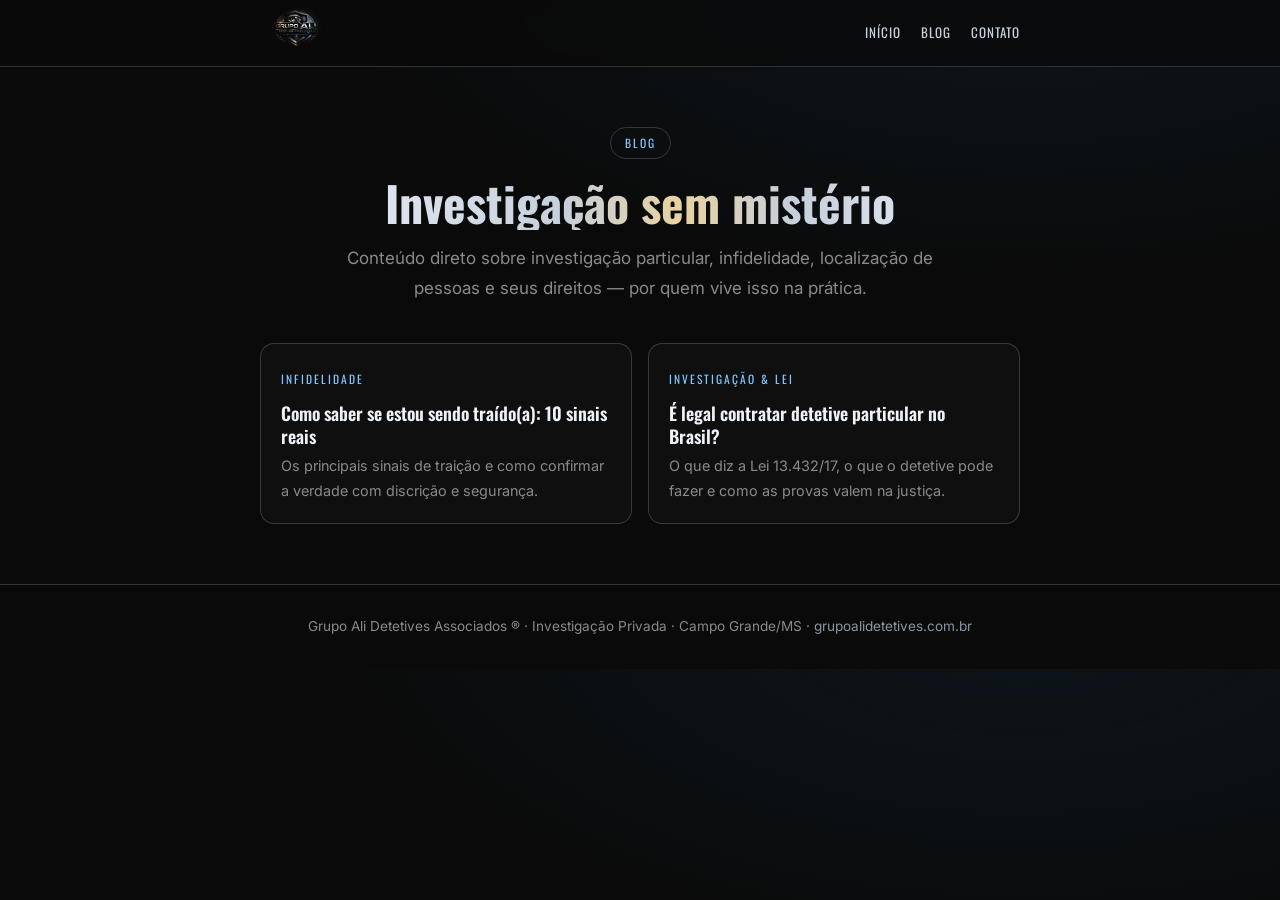
<file: blog/index.html>
<!DOCTYPE html>
<html lang="pt-BR">
<head>
<meta charset="UTF-8">
<meta name="viewport" content="width=device-width,initial-scale=1">
<meta name="theme-color" content="#0a0a0a">
<title>Blog — Investigação Privada e Detetive Particular | Grupo Ali</title>
<meta name="description" content="Artigos sobre investigação particular, infidelidade, localização de pessoas e direito: tire suas dúvidas com o Grupo Ali Detetives, de Campo Grande/MS.">
<meta name="robots" content="index, follow, max-image-preview:large">
<link rel="canonical" href="https://grupoalidetetives.com.br/blog/">
<meta property="og:type" content="website">
<meta property="og:title" content="Blog — Grupo Ali Detetives Associados">
<meta property="og:description" content="Artigos sobre investigação particular, infidelidade, localização de pessoas e direito.">
<meta property="og:url" content="https://grupoalidetetives.com.br/blog/">
<meta property="og:image" content="https://grupoalidetetives.com.br/assets/logo-header.png">
<link rel="preconnect" href="https://fonts.googleapis.com">
<link rel="preconnect" href="https://fonts.gstatic.com" crossorigin>
<link href="https://fonts.googleapis.com/css2?family=Oswald:wght@400;500;600;700&family=Inter:wght@300;400;500;600;700&display=swap" rel="stylesheet">
<link rel="stylesheet" href="../assets/blog.css">
</head>
<body>
<header class="topbar">
  <div class="wrap">
    <a href="../index.html"><img src="../assets/logo-header.png?v=5" alt="Grupo Ali Detetives Associados"></a>
    <nav><a href="../index.html">Início</a><a href="index.html">Blog</a><a href="../index.html#contato">Contato</a></nav>
  </div>
</header>

<div class="wrap">
  <div class="blog-head">
    <span class="tag">Blog</span>
    <h1>Investigação sem mistério</h1>
    <p>Conteúdo direto sobre investigação particular, infidelidade, localização de pessoas e seus direitos — por quem vive isso na prática.</p>
  </div>

  <div class="cards" style="padding:20px 0 40px">
    <a class="pcard" href="como-saber-se-estou-sendo-traido.html">
      <span class="k">Infidelidade</span>
      <h5>Como saber se estou sendo traído(a): 10 sinais reais</h5>
      <p>Os principais sinais de traição e como confirmar a verdade com discrição e segurança.</p>
    </a>
    <a class="pcard" href="e-legal-contratar-detetive-particular-no-brasil.html">
      <span class="k">Investigação &amp; Lei</span>
      <h5>É legal contratar detetive particular no Brasil?</h5>
      <p>O que diz a Lei 13.432/17, o que o detetive pode fazer e como as provas valem na justiça.</p>
    </a>
  </div>
</div>

<footer>
  Grupo Ali Detetives Associados ® · Investigação Privada · Campo Grande/MS · <a href="../index.html">grupoalidetetives.com.br</a>
</footer>
</body>
</html>
</file>
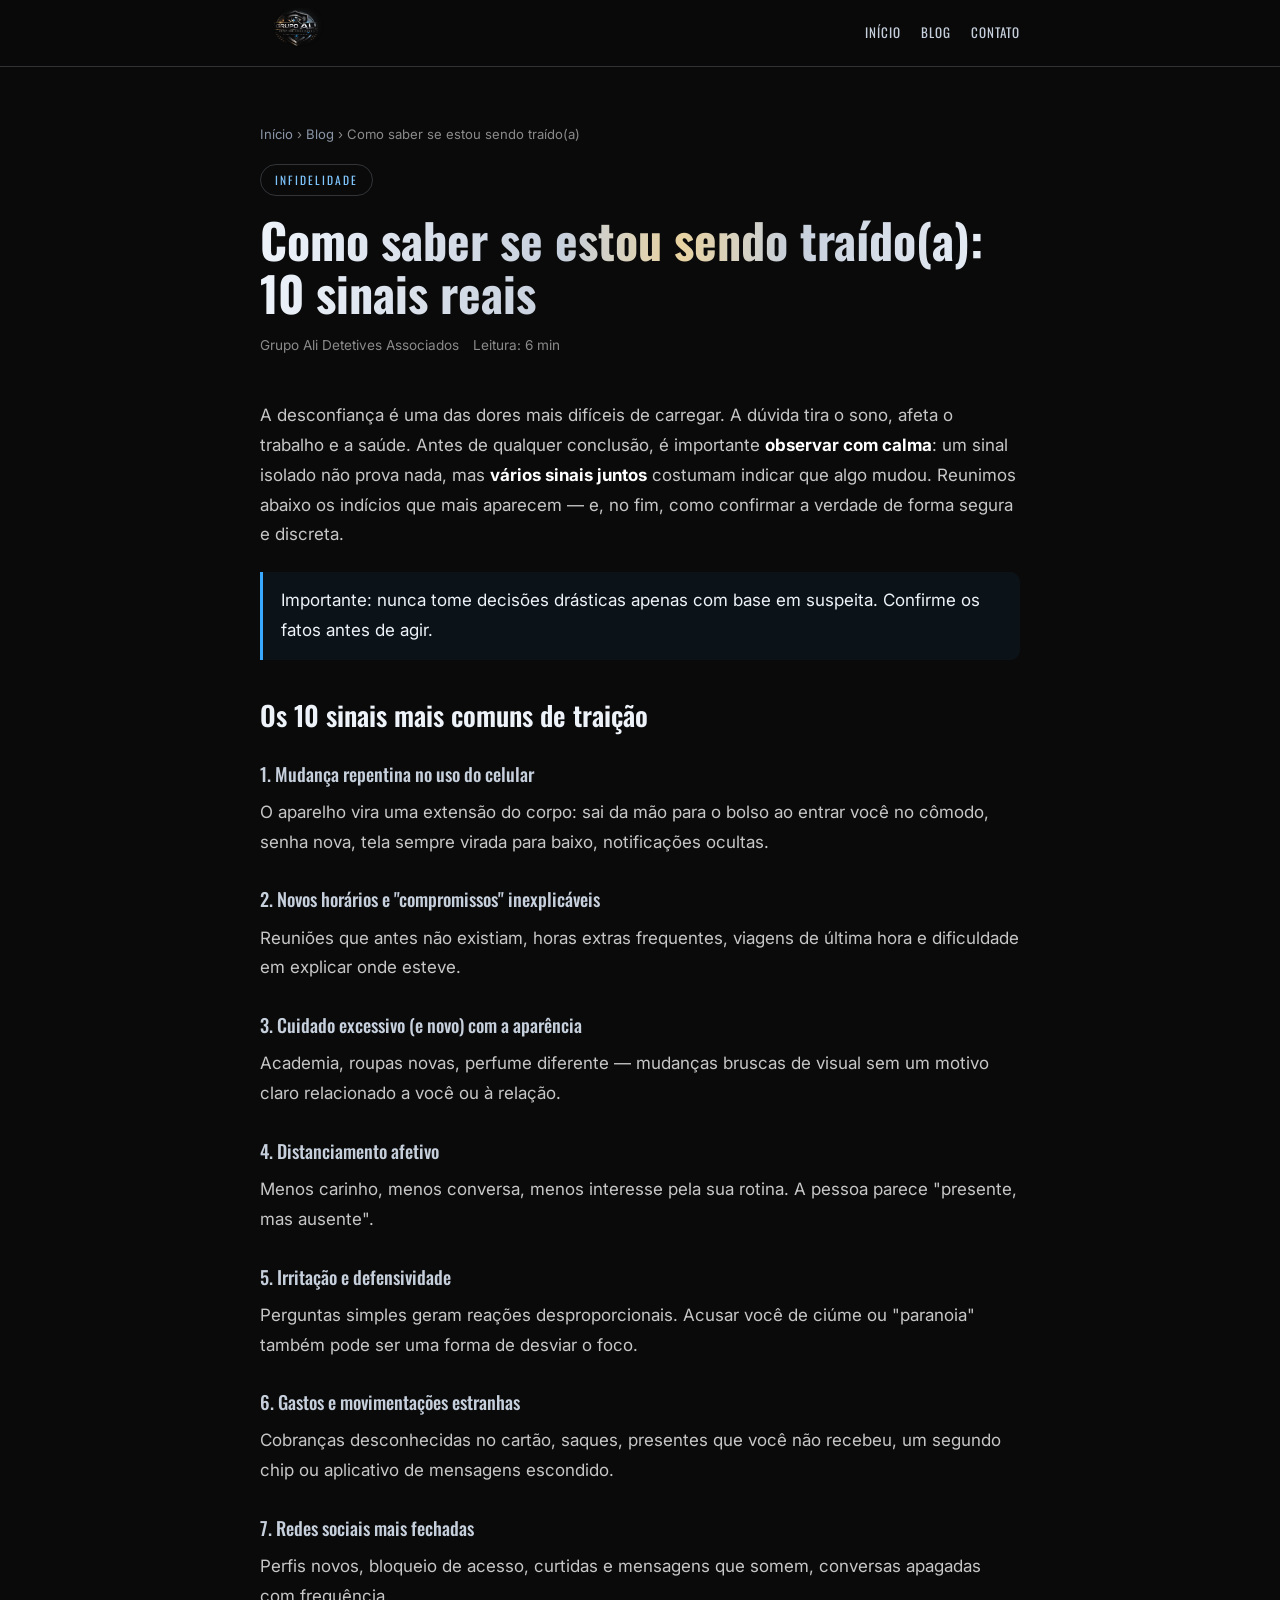
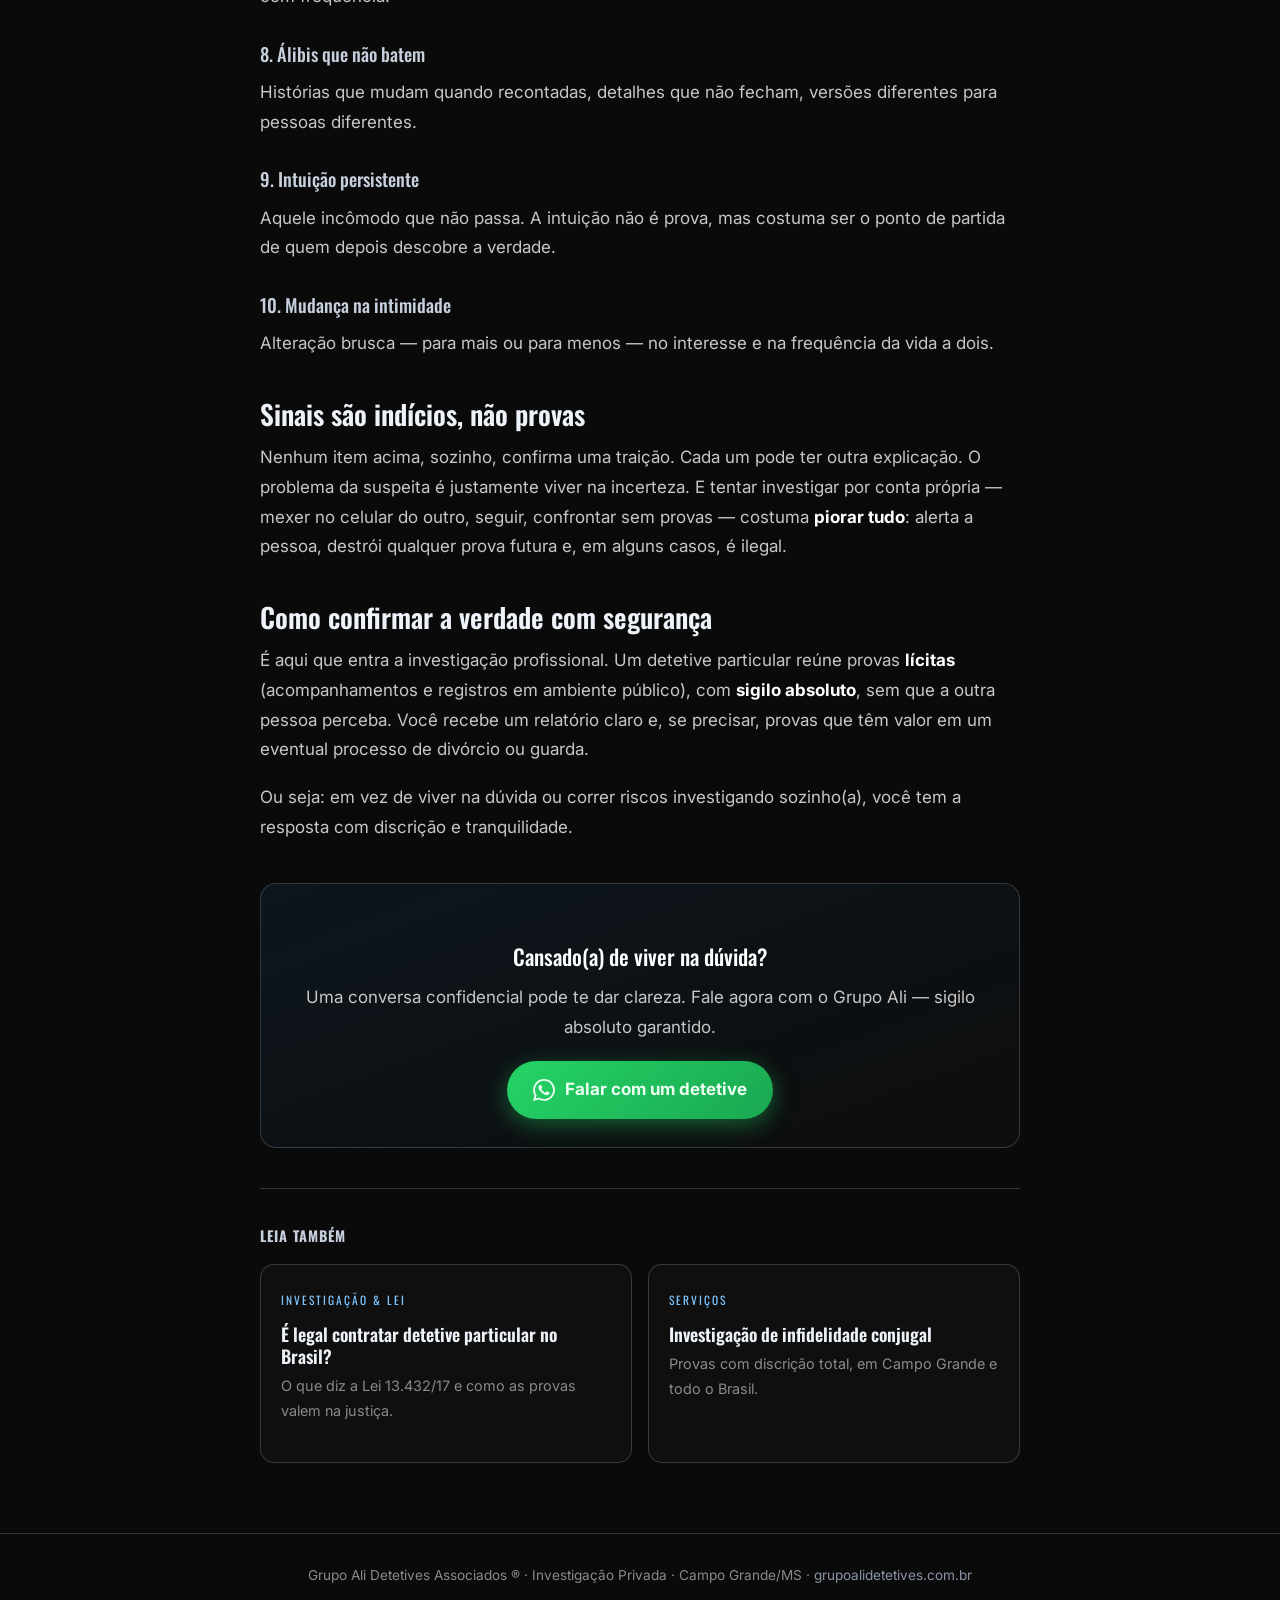
<file: blog/como-saber-se-estou-sendo-traido.html>
<!DOCTYPE html>
<html lang="pt-BR">
<head>
<meta charset="UTF-8">
<meta name="viewport" content="width=device-width,initial-scale=1">
<meta name="theme-color" content="#0a0a0a">
<title>Como saber se estou sendo traído(a): 10 sinais reais | Grupo Ali Detetives</title>
<meta name="description" content="Os 10 sinais mais comuns de traição e como confirmar a verdade com discrição e segurança. Guia de um detetive particular. Campo Grande/MS e todo o Brasil.">
<meta name="keywords" content="como saber se estou sendo traído, sinais de traição, como descobrir traição, suspeita de infidelidade, detetive infidelidade, detetive traição campo grande">
<meta name="robots" content="index, follow, max-image-preview:large">
<link rel="canonical" href="https://grupoalidetetives.com.br/blog/como-saber-se-estou-sendo-traido.html">
<meta property="og:type" content="article">
<meta property="og:title" content="Como saber se estou sendo traído(a): 10 sinais reais">
<meta property="og:description" content="Os 10 sinais mais comuns de traição e como confirmar a verdade com discrição e segurança.">
<meta property="og:url" content="https://grupoalidetetives.com.br/blog/como-saber-se-estou-sendo-traido.html">
<meta property="og:image" content="https://grupoalidetetives.com.br/assets/logo-header.png">
<meta property="og:locale" content="pt_BR">
<meta name="twitter:card" content="summary_large_image">
<link rel="preconnect" href="https://fonts.googleapis.com">
<link rel="preconnect" href="https://fonts.gstatic.com" crossorigin>
<link href="https://fonts.googleapis.com/css2?family=Oswald:wght@400;500;600;700&family=Inter:wght@300;400;500;600;700&display=swap" rel="stylesheet">
<link rel="stylesheet" href="../assets/blog.css">
<script type="application/ld+json">
{
  "@context":"https://schema.org",
  "@type":"BlogPosting",
  "headline":"Como saber se estou sendo traído(a): 10 sinais reais",
  "description":"Os 10 sinais mais comuns de traição e como confirmar a verdade com discrição e segurança.",
  "image":"https://grupoalidetetives.com.br/assets/logo-header.png",
  "author":{"@type":"Organization","name":"Grupo Ali Detetives Associados"},
  "publisher":{"@type":"Organization","name":"Grupo Ali Detetives Associados","logo":{"@type":"ImageObject","url":"https://grupoalidetetives.com.br/assets/logo-header.png"}},
  "datePublished":"2026-09-30",
  "dateModified":"2026-09-30",
  "mainEntityOfPage":"https://grupoalidetetives.com.br/blog/como-saber-se-estou-sendo-traido.html"
}
</script>
</head>
<body>
<header class="topbar">
  <div class="wrap">
    <a href="../index.html"><img src="../assets/logo-header.png?v=5" alt="Grupo Ali Detetives Associados"></a>
    <nav><a href="../index.html">Início</a><a href="index.html">Blog</a><a href="../index.html#contato">Contato</a></nav>
  </div>
</header>

<div class="wrap">
  <div class="hero">
    <div class="crumbs"><a href="../index.html">Início</a> › <a href="index.html">Blog</a> › Como saber se estou sendo traído(a)</div>
    <span class="tag">Infidelidade</span>
    <h1>Como saber se estou sendo traído(a): 10 sinais reais</h1>
    <div class="meta"><span>Grupo Ali Detetives Associados</span><span>Leitura: 6 min</span></div>
  </div>

  <article>
    <p>A desconfiança é uma das dores mais difíceis de carregar. A dúvida tira o sono, afeta o trabalho e a saúde. Antes de qualquer conclusão, é importante <strong>observar com calma</strong>: um sinal isolado não prova nada, mas <strong>vários sinais juntos</strong> costumam indicar que algo mudou. Reunimos abaixo os indícios que mais aparecem — e, no fim, como confirmar a verdade de forma segura e discreta.</p>

    <blockquote>Importante: nunca tome decisões drásticas apenas com base em suspeita. Confirme os fatos antes de agir.</blockquote>

    <h2>Os 10 sinais mais comuns de traição</h2>

    <h3>1. Mudança repentina no uso do celular</h3>
    <p>O aparelho vira uma extensão do corpo: sai da mão para o bolso ao entrar você no cômodo, senha nova, tela sempre virada para baixo, notificações ocultas.</p>

    <h3>2. Novos horários e "compromissos" inexplicáveis</h3>
    <p>Reuniões que antes não existiam, horas extras frequentes, viagens de última hora e dificuldade em explicar onde esteve.</p>

    <h3>3. Cuidado excessivo (e novo) com a aparência</h3>
    <p>Academia, roupas novas, perfume diferente — mudanças bruscas de visual sem um motivo claro relacionado a você ou à relação.</p>

    <h3>4. Distanciamento afetivo</h3>
    <p>Menos carinho, menos conversa, menos interesse pela sua rotina. A pessoa parece "presente, mas ausente".</p>

    <h3>5. Irritação e defensividade</h3>
    <p>Perguntas simples geram reações desproporcionais. Acusar você de ciúme ou "paranoia" também pode ser uma forma de desviar o foco.</p>

    <h3>6. Gastos e movimentações estranhas</h3>
    <p>Cobranças desconhecidas no cartão, saques, presentes que você não recebeu, um segundo chip ou aplicativo de mensagens escondido.</p>

    <h3>7. Redes sociais mais fechadas</h3>
    <p>Perfis novos, bloqueio de acesso, curtidas e mensagens que somem, conversas apagadas com frequência.</p>

    <h3>8. Álibis que não batem</h3>
    <p>Histórias que mudam quando recontadas, detalhes que não fecham, versões diferentes para pessoas diferentes.</p>

    <h3>9. Intuição persistente</h3>
    <p>Aquele incômodo que não passa. A intuição não é prova, mas costuma ser o ponto de partida de quem depois descobre a verdade.</p>

    <h3>10. Mudança na intimidade</h3>
    <p>Alteração brusca — para mais ou para menos — no interesse e na frequência da vida a dois.</p>

    <h2>Sinais são indícios, não provas</h2>
    <p>Nenhum item acima, sozinho, confirma uma traição. Cada um pode ter outra explicação. O problema da suspeita é justamente viver na incerteza. E tentar investigar por conta própria — mexer no celular do outro, seguir, confrontar sem provas — costuma <strong>piorar tudo</strong>: alerta a pessoa, destrói qualquer prova futura e, em alguns casos, é ilegal.</p>

    <h2>Como confirmar a verdade com segurança</h2>
    <p>É aqui que entra a investigação profissional. Um detetive particular reúne provas <strong>lícitas</strong> (acompanhamentos e registros em ambiente público), com <strong>sigilo absoluto</strong>, sem que a outra pessoa perceba. Você recebe um relatório claro e, se precisar, provas que têm valor em um eventual processo de divórcio ou guarda.</p>
    <p>Ou seja: em vez de viver na dúvida ou correr riscos investigando sozinho(a), você tem a resposta com discrição e tranquilidade.</p>

    <div class="cta">
      <h3>Cansado(a) de viver na dúvida?</h3>
      <p>Uma conversa confidencial pode te dar clareza. Fale agora com o Grupo Ali — sigilo absoluto garantido.</p>
      <a class="btn-wa" href="https://wa.me/5567981196787?text=Ol%C3%A1%2C%20tenho%20uma%20suspeita%20e%20quero%20uma%20conversa%20confidencial." target="_blank" rel="noopener noreferrer">
        <svg viewBox="0 0 24 24"><path d="M17.472 14.382c-.297-.149-1.758-.867-2.03-.967-.273-.099-.471-.148-.67.15-.197.297-.767.966-.94 1.164-.173.199-.347.223-.644.075-.297-.15-1.255-.463-2.39-1.475-.883-.788-1.48-1.761-1.653-2.059-.173-.297-.018-.458.13-.606.134-.133.298-.347.446-.52.149-.174.198-.298.298-.497.099-.198.05-.371-.025-.52-.075-.149-.669-1.612-.916-2.207-.242-.579-.487-.5-.669-.51l-.57-.01c-.198 0-.52.074-.792.372-.272.297-1.04 1.016-1.04 2.479 0 1.462 1.065 2.875 1.213 3.074.149.198 2.096 3.2 5.077 4.487.71.306 1.263.489 1.694.625.712.227 1.36.195 1.871.118.571-.085 1.758-.719 2.006-1.413.248-.694.248-1.289.173-1.413-.074-.124-.272-.198-.57-.347m-5.421 7.403h-.004a9.87 9.87 0 01-5.031-1.378l-.361-.214-3.741.982.998-3.648-.235-.374a9.86 9.86 0 01-1.51-5.26c.001-5.45 4.436-9.884 9.888-9.884 2.64 0 5.122 1.03 6.988 2.898a9.825 9.825 0 012.893 6.994c-.003 5.45-4.437 9.884-9.885 9.884m8.413-18.297A11.815 11.815 0 0012.05 0C5.495 0 .16 5.335.157 11.892c0 2.096.547 4.142 1.588 5.945L.057 24l6.305-1.654a11.882 11.882 0 005.683 1.448h.005c6.554 0 11.89-5.335 11.893-11.893a11.821 11.821 0 00-3.48-8.413z"/></svg>
        Falar com um detetive
      </a>
    </div>

    <div class="related">
      <h4>Leia também</h4>
      <div class="cards">
        <a class="pcard" href="e-legal-contratar-detetive-particular-no-brasil.html">
          <span class="k">Investigação &amp; Lei</span>
          <h5>É legal contratar detetive particular no Brasil?</h5>
          <p>O que diz a Lei 13.432/17 e como as provas valem na justiça.</p>
        </a>
        <a class="pcard" href="../index.html#servicos">
          <span class="k">Serviços</span>
          <h5>Investigação de infidelidade conjugal</h5>
          <p>Provas com discrição total, em Campo Grande e todo o Brasil.</p>
        </a>
      </div>
    </div>
  </article>
</div>

<footer>
  Grupo Ali Detetives Associados ® · Investigação Privada · Campo Grande/MS · <a href="../index.html">grupoalidetetives.com.br</a>
</footer>
</body>
</html>
</file>
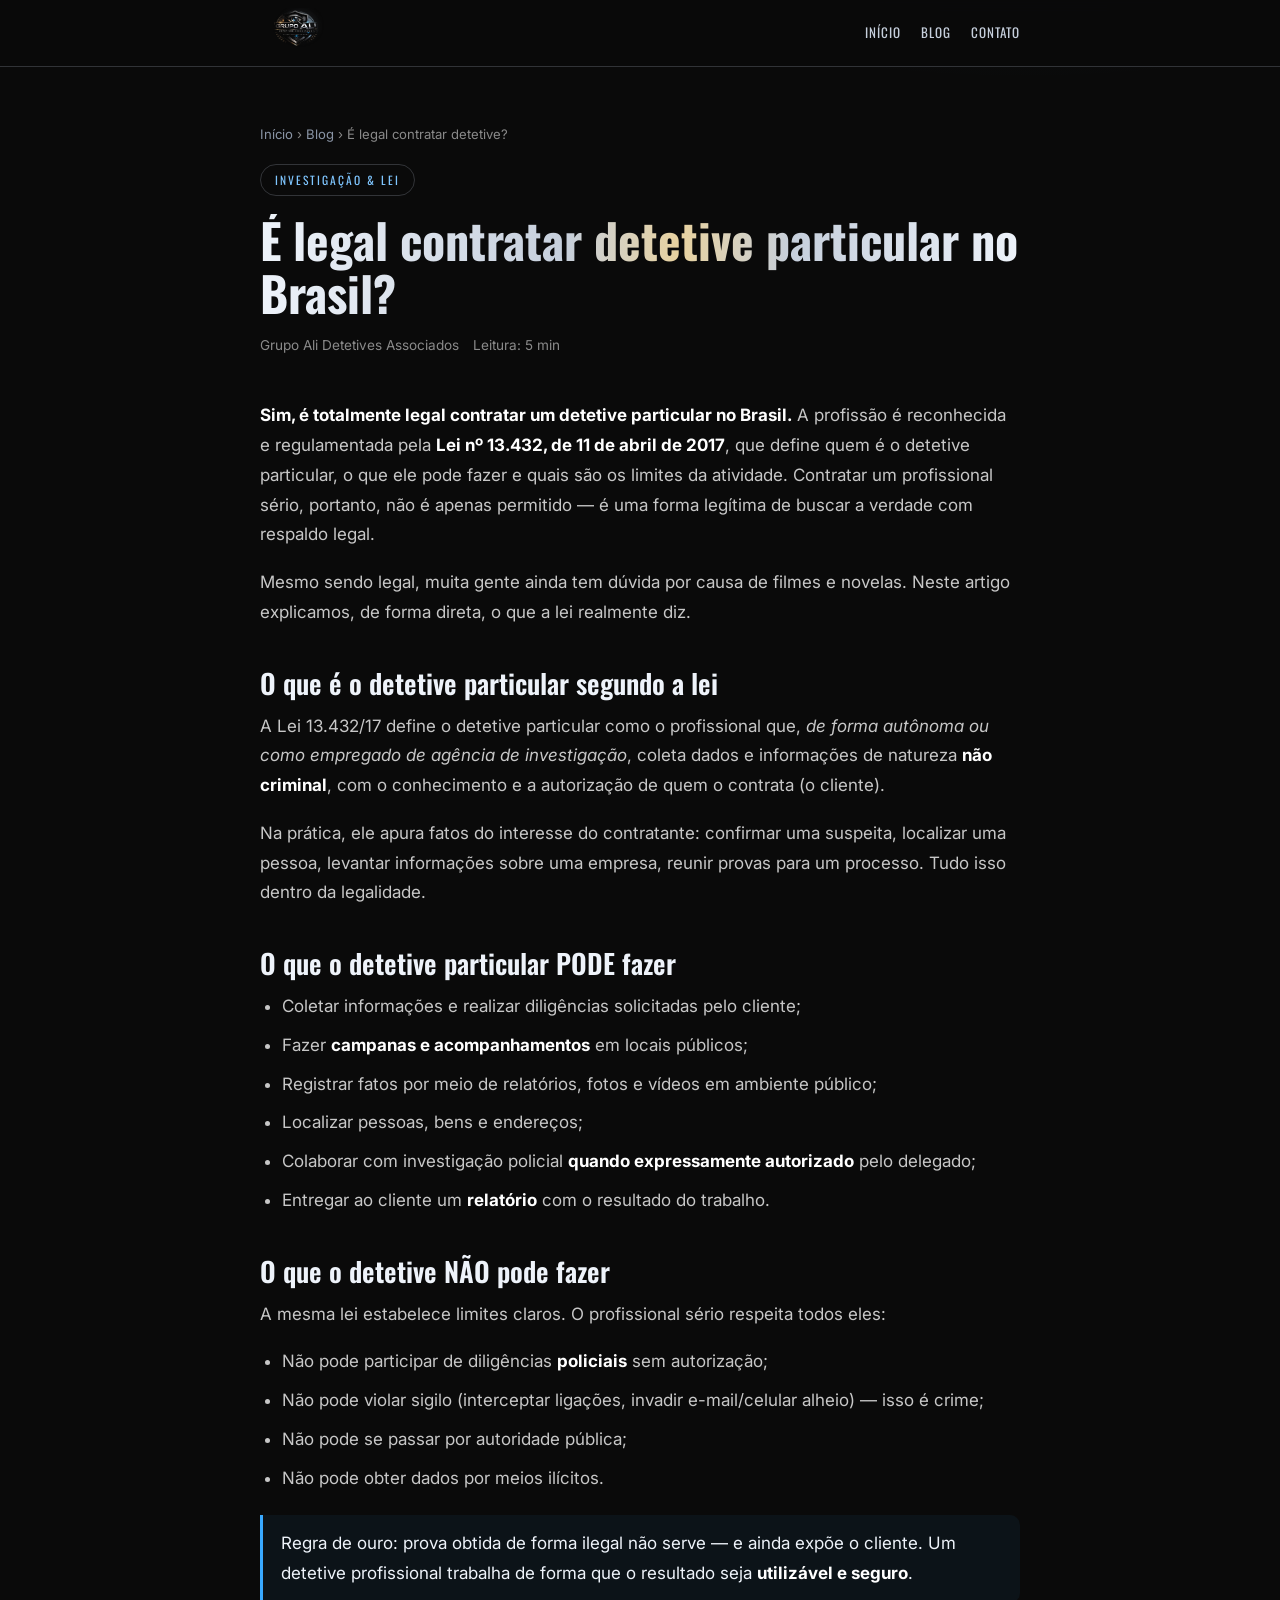
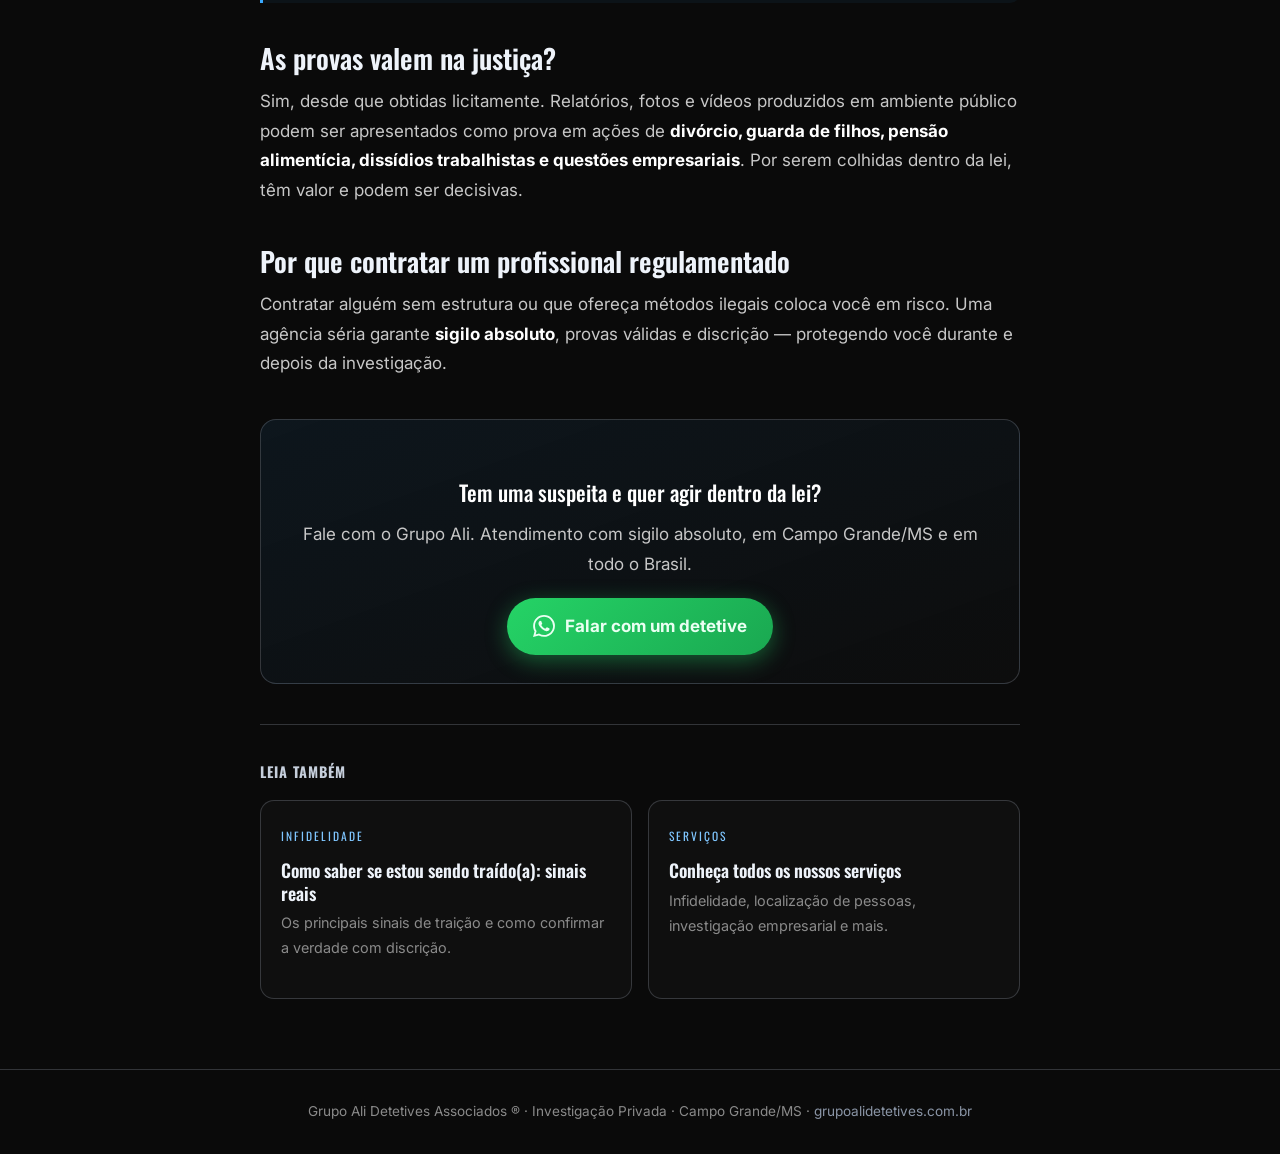
<file: blog/e-legal-contratar-detetive-particular-no-brasil.html>
<!DOCTYPE html>
<html lang="pt-BR">
<head>
<meta charset="UTF-8">
<meta name="viewport" content="width=device-width,initial-scale=1">
<meta name="theme-color" content="#0a0a0a">
<title>É legal contratar detetive particular no Brasil? O que diz a lei | Grupo Ali</title>
<meta name="description" content="Sim, é legal. Entenda a Lei 13.432/17 que regulamenta o detetive particular no Brasil, o que ele pode e não pode fazer e como as provas são usadas na justiça.">
<meta name="keywords" content="é legal contratar detetive, detetive particular é legal, lei 13432, detetive particular Brasil, detetive campo grande">
<meta name="robots" content="index, follow, max-image-preview:large">
<link rel="canonical" href="https://grupoalidetetives.com.br/blog/e-legal-contratar-detetive-particular-no-brasil.html">
<meta property="og:type" content="article">
<meta property="og:title" content="É legal contratar detetive particular no Brasil? O que diz a lei">
<meta property="og:description" content="Entenda a Lei 13.432/17 que regulamenta o detetive particular, o que ele pode fazer e como as provas valem na justiça.">
<meta property="og:url" content="https://grupoalidetetives.com.br/blog/e-legal-contratar-detetive-particular-no-brasil.html">
<meta property="og:image" content="https://grupoalidetetives.com.br/assets/logo-header.png">
<meta property="og:locale" content="pt_BR">
<meta name="twitter:card" content="summary_large_image">
<link rel="preconnect" href="https://fonts.googleapis.com">
<link rel="preconnect" href="https://fonts.gstatic.com" crossorigin>
<link href="https://fonts.googleapis.com/css2?family=Oswald:wght@400;500;600;700&family=Inter:wght@300;400;500;600;700&display=swap" rel="stylesheet">
<link rel="stylesheet" href="../assets/blog.css">
<script type="application/ld+json">
{
  "@context":"https://schema.org",
  "@type":"BlogPosting",
  "headline":"É legal contratar detetive particular no Brasil? O que diz a lei",
  "description":"Entenda a Lei 13.432/17 que regulamenta o detetive particular no Brasil, o que ele pode e não pode fazer e como as provas são usadas na justiça.",
  "image":"https://grupoalidetetives.com.br/assets/logo-header.png",
  "author":{"@type":"Organization","name":"Grupo Ali Detetives Associados"},
  "publisher":{"@type":"Organization","name":"Grupo Ali Detetives Associados","logo":{"@type":"ImageObject","url":"https://grupoalidetetives.com.br/assets/logo-header.png"}},
  "datePublished":"2026-09-30",
  "dateModified":"2026-09-30",
  "mainEntityOfPage":"https://grupoalidetetives.com.br/blog/e-legal-contratar-detetive-particular-no-brasil.html"
}
</script>
</head>
<body>
<header class="topbar">
  <div class="wrap">
    <a href="../index.html"><img src="../assets/logo-header.png?v=5" alt="Grupo Ali Detetives Associados"></a>
    <nav><a href="../index.html">Início</a><a href="index.html">Blog</a><a href="../index.html#contato">Contato</a></nav>
  </div>
</header>

<div class="wrap">
  <div class="hero">
    <div class="crumbs"><a href="../index.html">Início</a> › <a href="index.html">Blog</a> › É legal contratar detetive?</div>
    <span class="tag">Investigação &amp; Lei</span>
    <h1>É legal contratar detetive particular no Brasil?</h1>
    <div class="meta"><span>Grupo Ali Detetives Associados</span><span>Leitura: 5 min</span></div>
  </div>

  <article>
    <p><strong>Sim, é totalmente legal contratar um detetive particular no Brasil.</strong> A profissão é reconhecida e regulamentada pela <strong>Lei nº 13.432, de 11 de abril de 2017</strong>, que define quem é o detetive particular, o que ele pode fazer e quais são os limites da atividade. Contratar um profissional sério, portanto, não é apenas permitido — é uma forma legítima de buscar a verdade com respaldo legal.</p>

    <p>Mesmo sendo legal, muita gente ainda tem dúvida por causa de filmes e novelas. Neste artigo explicamos, de forma direta, o que a lei realmente diz.</p>

    <h2>O que é o detetive particular segundo a lei</h2>
    <p>A Lei 13.432/17 define o detetive particular como o profissional que, <em>de forma autônoma ou como empregado de agência de investigação</em>, coleta dados e informações de natureza <strong>não criminal</strong>, com o conhecimento e a autorização de quem o contrata (o cliente).</p>
    <p>Na prática, ele apura fatos do interesse do contratante: confirmar uma suspeita, localizar uma pessoa, levantar informações sobre uma empresa, reunir provas para um processo. Tudo isso dentro da legalidade.</p>

    <h2>O que o detetive particular PODE fazer</h2>
    <ul>
      <li>Coletar informações e realizar diligências solicitadas pelo cliente;</li>
      <li>Fazer <strong>campanas e acompanhamentos</strong> em locais públicos;</li>
      <li>Registrar fatos por meio de relatórios, fotos e vídeos em ambiente público;</li>
      <li>Localizar pessoas, bens e endereços;</li>
      <li>Colaborar com investigação policial <strong>quando expressamente autorizado</strong> pelo delegado;</li>
      <li>Entregar ao cliente um <strong>relatório</strong> com o resultado do trabalho.</li>
    </ul>

    <h2>O que o detetive NÃO pode fazer</h2>
    <p>A mesma lei estabelece limites claros. O profissional sério respeita todos eles:</p>
    <ul>
      <li>Não pode participar de diligências <strong>policiais</strong> sem autorização;</li>
      <li>Não pode violar sigilo (interceptar ligações, invadir e-mail/celular alheio) — isso é crime;</li>
      <li>Não pode se passar por autoridade pública;</li>
      <li>Não pode obter dados por meios ilícitos.</li>
    </ul>
    <blockquote>Regra de ouro: prova obtida de forma ilegal não serve — e ainda expõe o cliente. Um detetive profissional trabalha de forma que o resultado seja <strong>utilizável e seguro</strong>.</blockquote>

    <h2>As provas valem na justiça?</h2>
    <p>Sim, desde que obtidas licitamente. Relatórios, fotos e vídeos produzidos em ambiente público podem ser apresentados como prova em ações de <strong>divórcio, guarda de filhos, pensão alimentícia, dissídios trabalhistas e questões empresariais</strong>. Por serem colhidas dentro da lei, têm valor e podem ser decisivas.</p>

    <h2>Por que contratar um profissional regulamentado</h2>
    <p>Contratar alguém sem estrutura ou que ofereça métodos ilegais coloca você em risco. Uma agência séria garante <strong>sigilo absoluto</strong>, provas válidas e discrição — protegendo você durante e depois da investigação.</p>

    <div class="cta">
      <h3>Tem uma suspeita e quer agir dentro da lei?</h3>
      <p>Fale com o Grupo Ali. Atendimento com sigilo absoluto, em Campo Grande/MS e em todo o Brasil.</p>
      <a class="btn-wa" href="https://wa.me/5567981196787?text=Ol%C3%A1%2C%20vim%20pelo%20blog%20e%20quero%20falar%20com%20um%20detetive." target="_blank" rel="noopener noreferrer">
        <svg viewBox="0 0 24 24"><path d="M17.472 14.382c-.297-.149-1.758-.867-2.03-.967-.273-.099-.471-.148-.67.15-.197.297-.767.966-.94 1.164-.173.199-.347.223-.644.075-.297-.15-1.255-.463-2.39-1.475-.883-.788-1.48-1.761-1.653-2.059-.173-.297-.018-.458.13-.606.134-.133.298-.347.446-.52.149-.174.198-.298.298-.497.099-.198.05-.371-.025-.52-.075-.149-.669-1.612-.916-2.207-.242-.579-.487-.5-.669-.51l-.57-.01c-.198 0-.52.074-.792.372-.272.297-1.04 1.016-1.04 2.479 0 1.462 1.065 2.875 1.213 3.074.149.198 2.096 3.2 5.077 4.487.71.306 1.263.489 1.694.625.712.227 1.36.195 1.871.118.571-.085 1.758-.719 2.006-1.413.248-.694.248-1.289.173-1.413-.074-.124-.272-.198-.57-.347m-5.421 7.403h-.004a9.87 9.87 0 01-5.031-1.378l-.361-.214-3.741.982.998-3.648-.235-.374a9.86 9.86 0 01-1.51-5.26c.001-5.45 4.436-9.884 9.888-9.884 2.64 0 5.122 1.03 6.988 2.898a9.825 9.825 0 012.893 6.994c-.003 5.45-4.437 9.884-9.885 9.884m8.413-18.297A11.815 11.815 0 0012.05 0C5.495 0 .16 5.335.157 11.892c0 2.096.547 4.142 1.588 5.945L.057 24l6.305-1.654a11.882 11.882 0 005.683 1.448h.005c6.554 0 11.89-5.335 11.893-11.893a11.821 11.821 0 00-3.48-8.413z"/></svg>
        Falar com um detetive
      </a>
    </div>

    <div class="related">
      <h4>Leia também</h4>
      <div class="cards">
        <a class="pcard" href="como-saber-se-estou-sendo-traido.html">
          <span class="k">Infidelidade</span>
          <h5>Como saber se estou sendo traído(a): sinais reais</h5>
          <p>Os principais sinais de traição e como confirmar a verdade com discrição.</p>
        </a>
        <a class="pcard" href="../index.html#servicos">
          <span class="k">Serviços</span>
          <h5>Conheça todos os nossos serviços</h5>
          <p>Infidelidade, localização de pessoas, investigação empresarial e mais.</p>
        </a>
      </div>
    </div>
  </article>
</div>

<footer>
  Grupo Ali Detetives Associados ® · Investigação Privada · Campo Grande/MS · <a href="../index.html">grupoalidetetives.com.br</a>
</footer>
</body>
</html>
</file>
<file: assets/blog.css>
/* Blog — Grupo Ali Detetives · estilo no padrão do site */
:root{
  --bg:#0a0a0a; --card:#0f0f0f;
  --gold:#c6cfdc; --gold2:#eef3fa; --gold-d:#8a95a6;
  --blue:#39a9ff; --blue2:#7fc6ff; --glint:#e8d2a0;
  --line:rgba(190,202,219,.22); --white:#fff; --desc:#c7c7c7; --muted:#8a8a8a;
}
*{box-sizing:border-box;margin:0;padding:0}
html{scroll-behavior:smooth}
body{
  background:var(--bg); color:var(--desc);
  font-family:'Inter',system-ui,sans-serif; line-height:1.75; font-size:17px;
  -webkit-font-smoothing:antialiased;
  background-image:radial-gradient(1200px 600px at 80% -10%,rgba(57,169,255,.08),transparent 60%);
}
a{color:var(--blue2);text-decoration:none}
a:hover{color:var(--white)}
.wrap{max-width:800px;margin:0 auto;padding:0 20px}

/* topo */
.topbar{border-bottom:1px solid var(--line);background:rgba(10,10,10,.85);backdrop-filter:blur(8px);position:sticky;top:0;z-index:20}
.topbar .wrap{display:flex;align-items:center;justify-content:space-between;height:66px;gap:16px}
.topbar img{height:40px;width:auto}
.topbar nav a{font-family:'Oswald',sans-serif;letter-spacing:1px;font-size:.82rem;text-transform:uppercase;color:var(--gold);margin-left:20px}
.topbar nav a:hover{color:var(--white)}

/* cabeçalho do artigo */
.hero{padding:56px 0 26px}
.crumbs{font-size:.82rem;color:var(--muted);margin-bottom:18px}
.crumbs a{color:var(--gold-d)}
.tag{display:inline-block;font-family:'Oswald',sans-serif;letter-spacing:2px;text-transform:uppercase;font-size:.72rem;color:var(--blue2);border:1px solid var(--line);border-radius:999px;padding:5px 14px;margin-bottom:18px}
h1{
  font-family:'Oswald',sans-serif;font-weight:700;line-height:1.1;
  font-size:clamp(1.9rem,5vw,3rem);margin-bottom:14px;
  background:linear-gradient(92deg,#eef3fa,#c6cfdc 40%,#e8d2a0 55%,#c6cfdc 70%,#eef3fa);
  -webkit-background-clip:text;background-clip:text;color:transparent;
}
.meta{font-size:.85rem;color:var(--muted);display:flex;gap:14px;flex-wrap:wrap;margin-bottom:8px}

/* corpo */
article{padding:10px 0 40px}
article h2{font-family:'Oswald',sans-serif;color:var(--gold2);font-weight:600;font-size:clamp(1.3rem,3.5vw,1.7rem);margin:38px 0 12px;line-height:1.25}
article h3{font-family:'Oswald',sans-serif;color:var(--gold);font-weight:500;font-size:1.15rem;margin:26px 0 8px}
article p{margin:0 0 18px}
article ul,article ol{margin:0 0 18px 22px}
article li{margin:0 0 9px}
article strong{color:var(--white)}
article blockquote{border-left:3px solid var(--blue);background:rgba(57,169,255,.06);padding:14px 18px;margin:22px 0;border-radius:0 10px 10px 0;color:var(--gold2)}

/* CTA */
.cta{margin:40px 0;padding:28px;border:1px solid var(--line);border-radius:16px;background:linear-gradient(160deg,rgba(57,169,255,.08),rgba(15,15,15,.6));text-align:center}
.cta h3{font-family:'Oswald',sans-serif;color:var(--white);font-size:1.35rem;margin-bottom:8px}
.cta p{margin-bottom:18px;color:var(--desc)}
.btn-wa{display:inline-flex;align-items:center;gap:10px;background:linear-gradient(135deg,#25d366,#1aa851);color:#eafff2;font-weight:700;padding:14px 26px;border-radius:999px;box-shadow:0 6px 22px rgba(37,211,102,.4);transition:transform .2s}
.btn-wa:hover{transform:translateY(-2px);color:#fff}
.btn-wa svg{width:22px;height:22px;fill:currentColor}

/* relacionados / lista */
.related{border-top:1px solid var(--line);padding:34px 0 10px}
.related h4{font-family:'Oswald',sans-serif;color:var(--gold);letter-spacing:1px;text-transform:uppercase;font-size:.9rem;margin-bottom:16px}
.cards{display:grid;grid-template-columns:repeat(auto-fit,minmax(260px,1fr));gap:16px}
.pcard{display:block;border:1px solid var(--line);border-radius:14px;padding:20px;background:var(--card);transition:.2s}
.pcard:hover{border-color:var(--blue);transform:translateY(-3px)}
.pcard .k{font-family:'Oswald',sans-serif;color:var(--blue2);font-size:.72rem;letter-spacing:2px;text-transform:uppercase}
.pcard h5{font-family:'Oswald',sans-serif;color:var(--gold2);font-size:1.12rem;font-weight:600;margin:8px 0 6px;line-height:1.25}
.pcard p{font-size:.9rem;color:var(--muted)}

/* rodapé */
footer{border-top:1px solid var(--line);padding:30px 0;text-align:center;color:var(--muted);font-size:.85rem;margin-top:20px}
footer a{color:var(--gold-d)}

/* listagem do blog */
.blog-head{padding:60px 0 20px;text-align:center}
.blog-head p{max-width:600px;margin:12px auto 0;color:var(--muted)}
</file>
